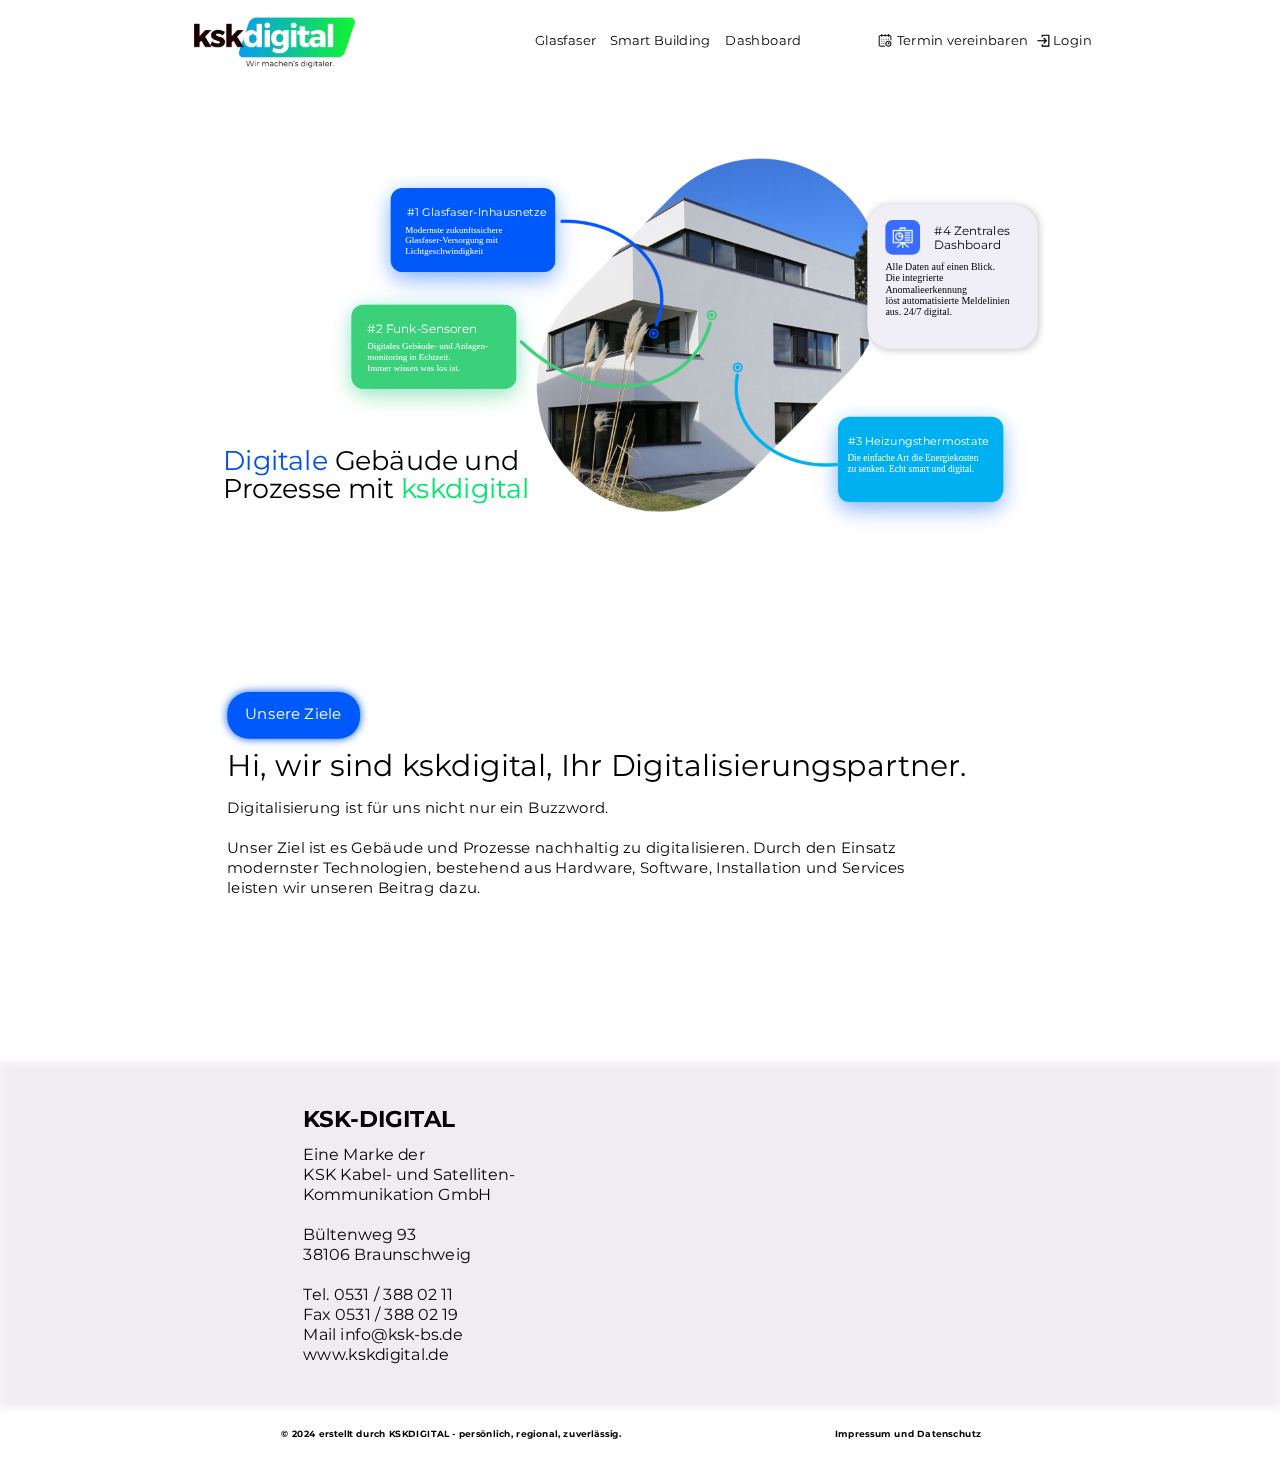
<file: index.html>
<!DOCTYPE html>
<head>
    <meta charset="utf-8"/>
    <meta http-equiv="X-UA-Compatible" content="IE=edge"/>
    <meta name="viewport" content="width=device-width, initial-scale=1.0">
    <title>KSK-DIGITAL</title>
    <link rel="stylesheet" type="text/css" id="applicationStylesheet" href="css/style.css"/>
    <script id="applicationScript" type="text/javascript" src="js/java.js"></script>
    <link rel="preconnect" href="https://fonts.googleapis.com">
    <link rel="preconnect" href="https://fonts.gstatic.com" crossorigin>
    <link href="https://fonts.googleapis.com/css2?family=Montserrat:ital,wght@0,100..900;1,100..900&display=swap" rel="stylesheet">
</head>
<body>
<div id="canvas">
	<svg class="Rectangle_88">
		<rect id="Rectangle_88" rx="0" ry="0" x="0" y="0" width="1920" height="516">
		</rect>
	</svg>
	<div id="Eine_Marke_der_KSK_Kabel-_und_">
		<span>Eine Marke der<br/>KSK Kabel- und Satelliten-<br/>Kommunikation GmbH<br/><br/>Bültenweg 93<br/>38106 Braunschweig<br/><br/>Tel.  0531 / 388 02 11 <br/>Fax  0531 / 388 02 19<br/>Mail info@ksk-bs.de<br/>www.kskdigital.de</span>
	</div>
	<div id="KSK-DIGITAL">
		<span>KSK-DIGITAL</span>
	</div>
	<div id="n_2024_erstellt_durch_KSKDIGIT">
		<span>© 2024 erstellt durch KSKDIGITAL - persönlich, regional, zuverlässig.</span>
	</div>
	<div id="Impressum_und_Datenschutz">
		<span>Impressum und Datenschutz</span>
	</div>
	<a href="index.html">
		<img id="ksknewlogo" src="ksknewlogo.png" srcset="ksknewlogo.png 1x" class="logo">
	</a>
		
	<a id="Glasfaser" href="glasfaser\html\html.html">
		<span>Glasfaser</span>
	</a>

	<a id="Smart_Building" href="file:///E:\kskweb_\18april\2\html\html.html">
		<span>Smart Building</span>
	</a>

	<div id="Dashboard">
		<span>Dashboard</span>
	</div>
	<div id="Termin_vereinbaren">
		<span>Termin vereinbaren</span>
	</div>
	<div id="Login">
		<span>Login</span>
	</div>
	<img id="login" src="login.png" srcset="login.png 1x">
		
	<img id="calendar" src="calendar.png" srcset="calendar.png 1x">
		
	<img id="Bild1" src="Bild1.png" srcset="Bild1.png 1x">
		
	<svg class="Rectangle_1">
		<rect id="Rectangle_1" rx="18" ry="18" x="0" y="0" width="248" height="126">
		</rect>
	</svg>
	<div id="n__Heizungsthermostate">
		<span>#3 Heizungsthermostate</span>
	</div>
	<div id="Die_einfache_Art_die_Energieko">
		<span>Die einfache Art die Energiekosten<br/>zu senken. Echt smart und digital.</span>
	</div>
	<svg class="Rectangle_2">
		<rect id="Rectangle_2" rx="35" ry="35" x="0" y="0" width="255" height="216">
		</rect>
	</svg>
	<div id="n__Zentrales_Dashboard">
		<span>#4 Zentrales<br/>Dashboard</span>
	</div>
	<div id="Alle_Daten_auf_einen_Blick_Die">
		<span>Alle Daten auf einen Blick.<br/>Die integrierte Anomalieerkennung<br/>löst automatisierte Meldelinien<br/>aus. 24/7 digital.</span>
	</div>
	<svg class="Rectangle_3">
		<rect id="Rectangle_3" rx="11" ry="11" x="0" y="0" width="52" height="52">
		</rect>
	</svg>
	<img id="slideshow_1" src="slideshow_1.png" srcset="slideshow_1.png 1x">
		
	<svg class="Rectangle_4">
		<rect id="Rectangle_4" rx="18" ry="18" x="0" y="0" width="247" height="126">
		</rect>
	</svg>
	<div id="n__Funk-Sensoren">
		<span>#2 Funk-Sensoren</span>
	</div>
	<div id="Digitales_Gebude-_und_Anlagen-">
		<span>Digitales Gebäude- und Anlagen-<br/>monitoring in Echtzeit.<br/>Immer wissen was los ist.</span>
	</div>
	<svg class="Rectangle_5">
		<rect id="Rectangle_5" rx="18" ry="18" x="0" y="0" width="246" height="126">
		</rect>
	</svg>
	<div id="n__Glasfaser-Inhausnetze">
		<span>#1 Glasfaser-Inhausnetze</span>
	</div>
	<div id="Modernste_zukunftssichere_Glas">
		<span>Modernste zukunftssichere<br/>Glasfaser-Versorgung mit<br/>Lichtgeschwindigkeit</span>
	</div>
	<div id="Digitale_Gebude_und_Prozesse_m">
		<span>Digitale </span><span style="color:rgba(0,0,0,1);">Gebäude und<br/>Prozesse mit </span><span style="color:rgba(0,230,108,1);">kskdigital</span>
	</div>
	<svg class="Rectangle_6">
		<rect id="Rectangle_6" rx="32" ry="32" x="0" y="0" width="199" height="70">
		</rect>
	</svg>
	<div id="Unsere_Ziele">
		<span>Unsere Ziele</span>
	</div>
	<div id="Hi_wir_sind_kskdigital_Ihr_Dig">
		<span>Hi, wir sind kskdigital, Ihr Digitalisierungspartner.</span>
	</div>
	<div id="Digitalisierung_ist_fr_uns_nic">
		<span>Digitalisierung ist für uns nicht nur ein Buzzword.<br/><br/>Unser Ziel ist es Gebäude und Prozesse nachhaltig zu digitalisieren. Durch den Einsatz<br/>modernster Technologien, bestehend aus Hardware, Software, Installation und Services<br/>leisten wir unseren Beitrag dazu.</span><br/>
	</div>
</div>
</body>
<html>
</file>
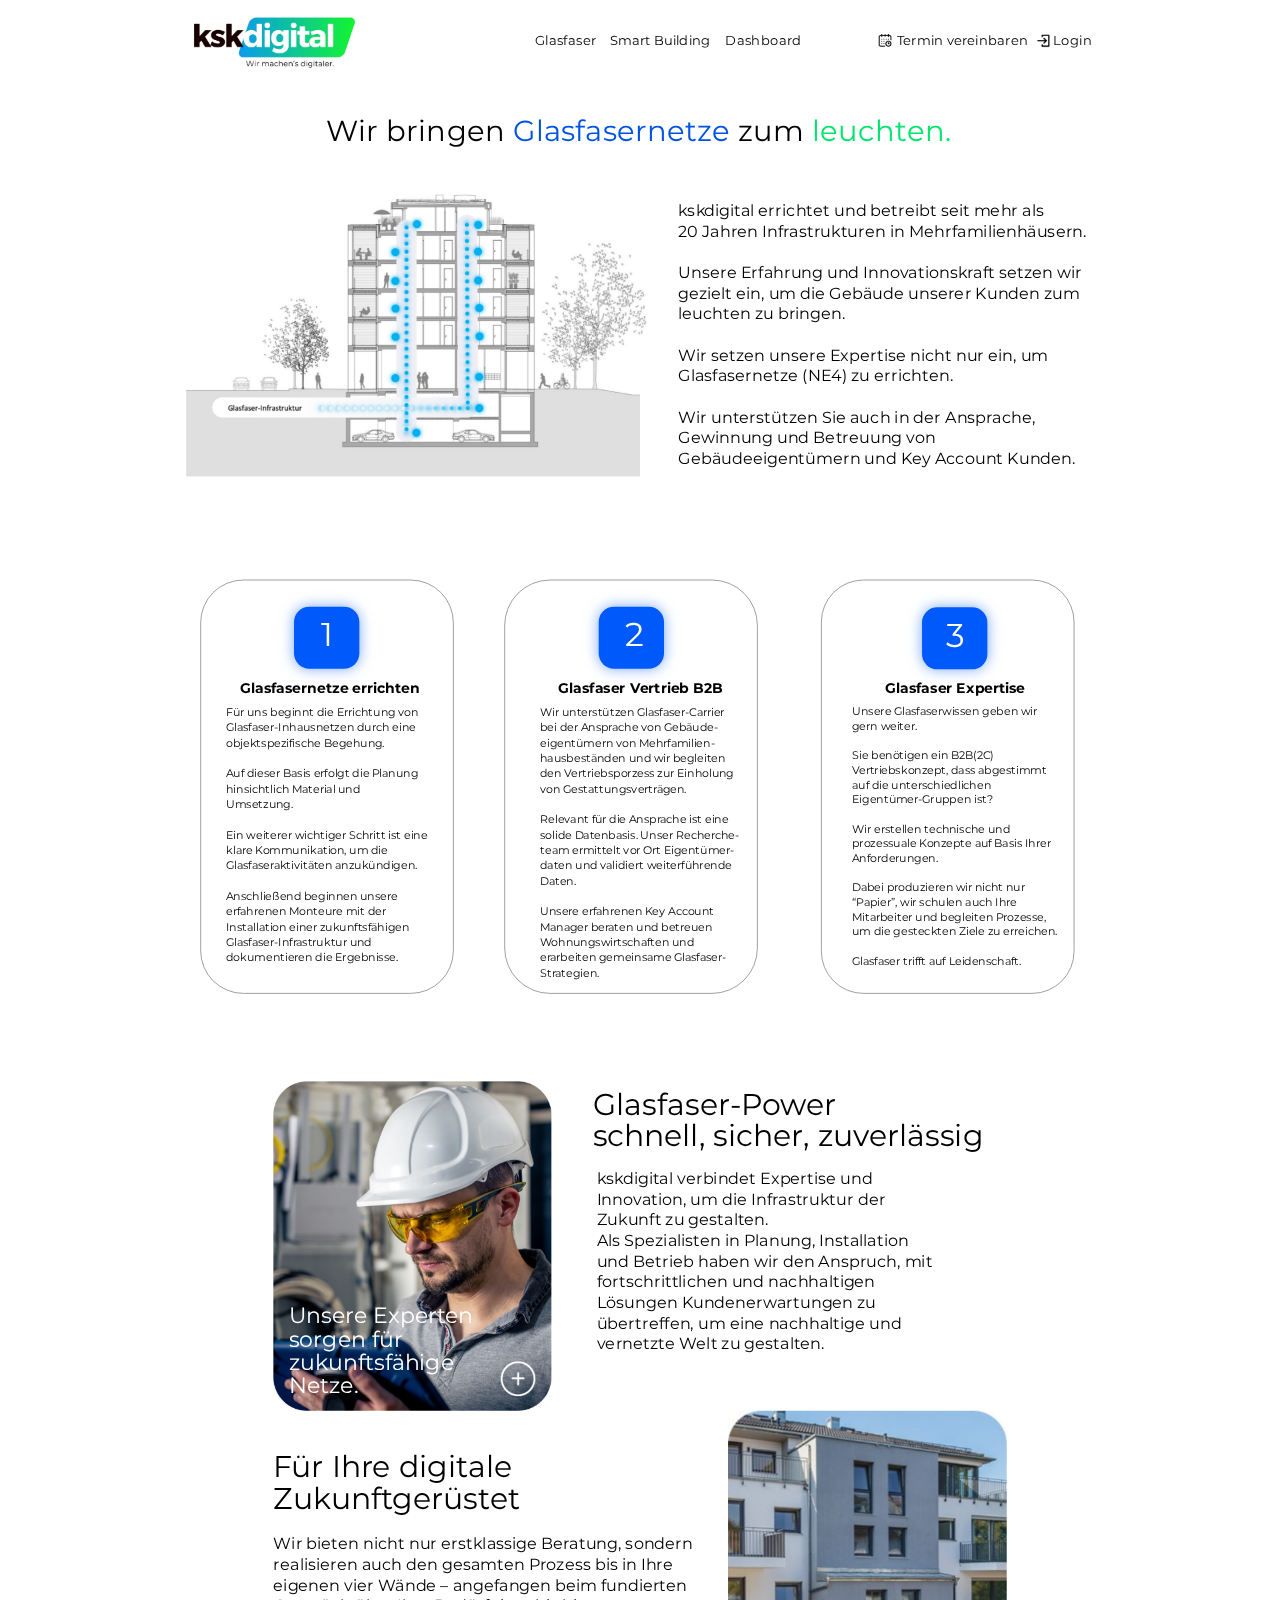
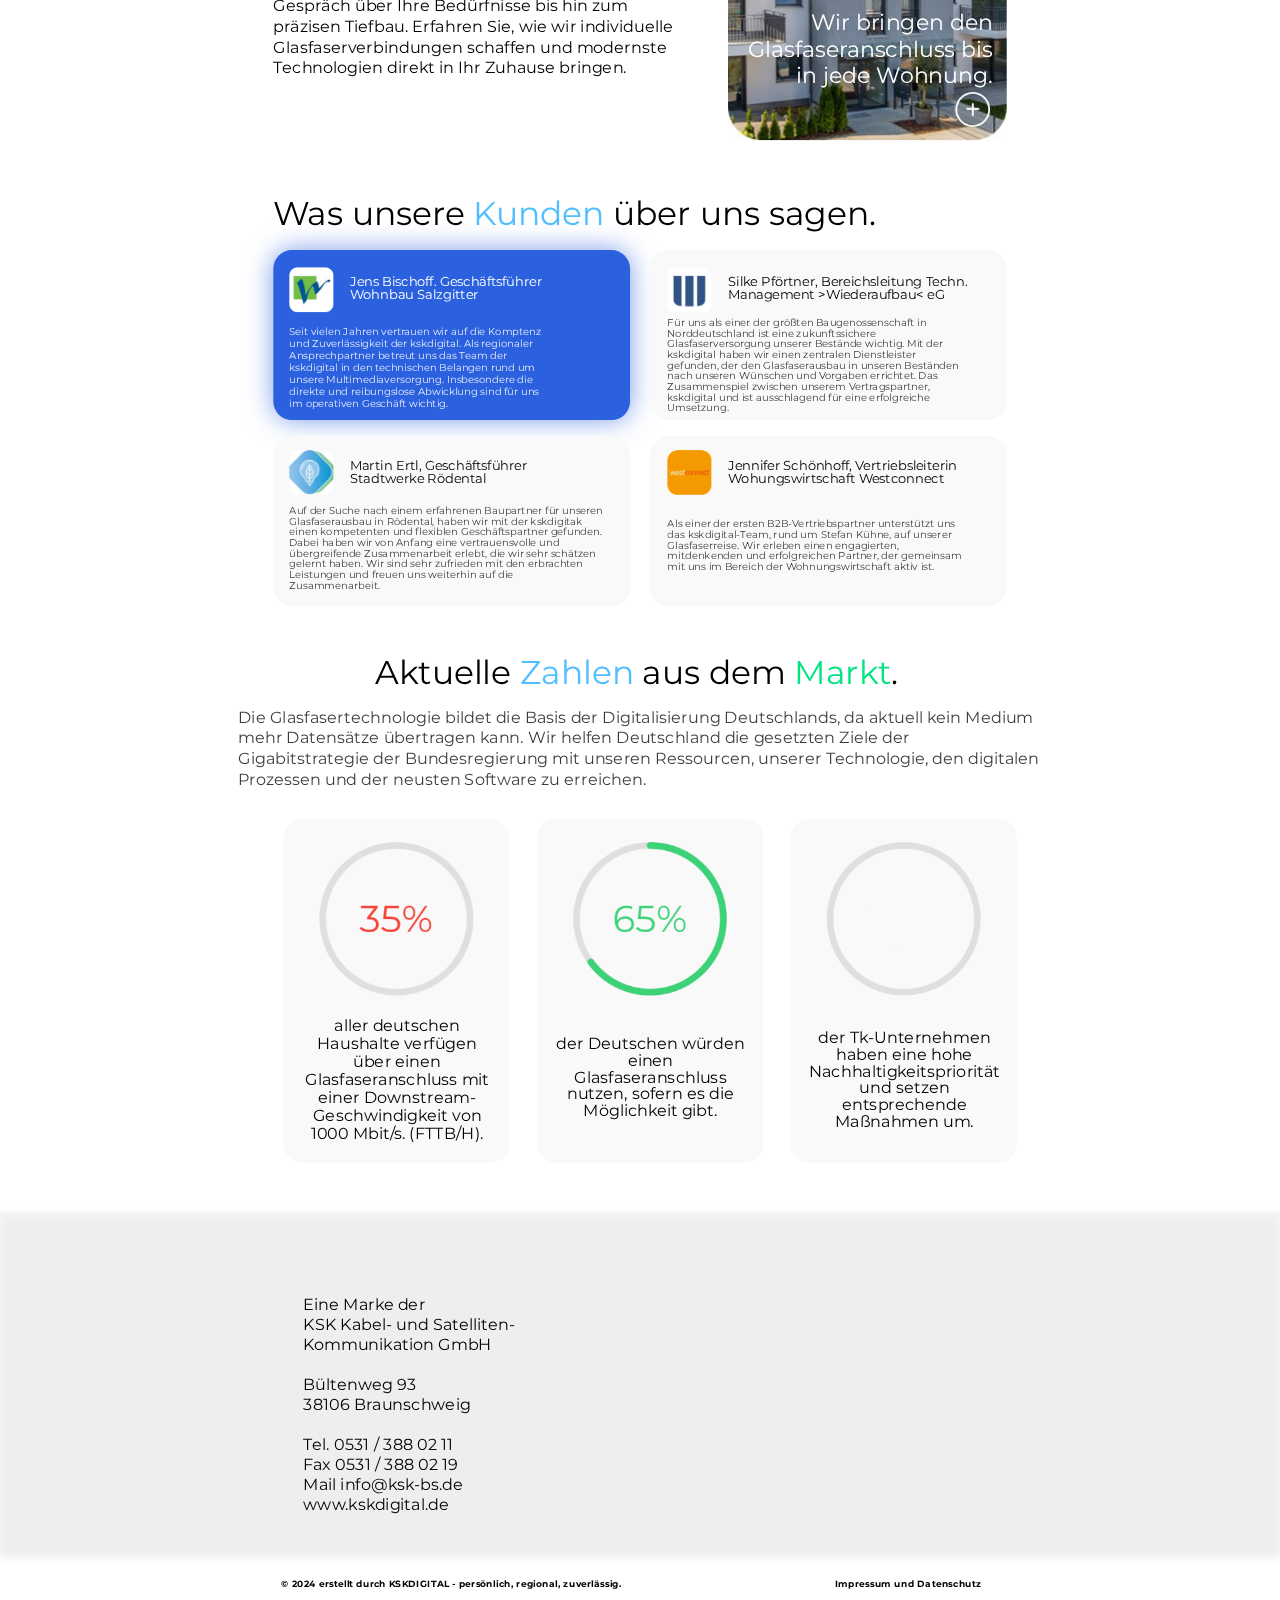
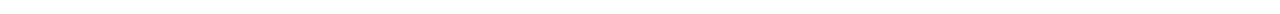
<file: glasfaser/html/html.html>
<!DOCTYPE html>
<html>
<head>
<meta charset="utf-8"/>
<meta http-equiv="X-UA-Compatible" content="IE=edge"/>
<meta name="viewport" content="width=device-width, initial-scale=1.0">
<title>KSK-DIGITAL</title>
<link rel="stylesheet" type="text/css" id="applicationStylesheet" href="../css/style.css"/>
<script id="applicationScript" type="text/javascript" src="../js/java.js"></script>
<link rel="preconnect" href="https://fonts.googleapis.com">
<link rel="preconnect" href="https://fonts.gstatic.com" crossorigin>
<link href="https://fonts.googleapis.com/css2?family=Montserrat:ital,wght@0,100..900;1,100..900&display=swap" rel="stylesheet">
</head>
<body>
<div id="canvas__1">
	<svg class="Rectangle_107">
		<rect id="Rectangle_107" rx="28" ry="28" x="0" y="0" width="339" height="516">
		</rect>
	</svg>
	<svg class="Rectangle_108">
		<rect id="Rectangle_108" rx="28" ry="28" x="0" y="0" width="339" height="516">
		</rect>
	</svg>
	<svg class="Rectangle_106">
		<rect id="Rectangle_106" rx="28" ry="28" x="0" y="0" width="339" height="516">
		</rect>
	</svg>
	<svg class="Rectangle_101">
		<rect id="Rectangle_101" rx="63" ry="63" x="0" y="0" width="379" height="620">
		</rect>
	</svg>
	<svg class="Rectangle_100">
		<rect id="Rectangle_100" rx="68" ry="68" x="0" y="0" width="379" height="620">
		</rect>
	</svg>
	<svg class="Rectangle_88">
		<rect id="Rectangle_88" rx="0" ry="0" x="0" y="0" width="1920" height="516">
		</rect>
	</svg>
	<div id="Eine_Marke_der_KSK_Kabel-_und_">
		<span>Eine Marke der<br/>KSK Kabel- und Satelliten-<br/>Kommunikation GmbH<br/><br/>Bültenweg 93<br/>38106 Braunschweig<br/><br/>Tel.  0531 / 388 02 11 <br/>Fax  0531 / 388 02 19<br/>Mail info@ksk-bs.de<br/>www.kskdigital.de</span>
	</div>
	<div id="KSK-DIGITAL">
		<span>KSK-DIGITAL</span>
	</div>
	<a href="file:///E:/kskweb_/18april/1/html/html.html">
		<img id="ksknewlogo" src="../ksknewlogo.png" srcset="../ksknewlogo.png 1x" class="logo">
	</a>
		
	<div id="Glasfaser">
		<span>Glasfaser</span>
	</div>
	<div id="Smart_Building">
		<span>Smart Building</span>
	</div>
	<div id="Dashboard">
		<span>Dashboard</span>
	</div>
	<div id="Termin_vereinbaren">
		<span>Termin vereinbaren</span>
	</div>
	<div id="Login">
		<span>Login</span>
	</div>
	<img id="login" src="../login.png" srcset="../login.png 1x">
		
	<img id="calendar" src="../calendar.png" srcset="../calendar.png 1x">
		
	<img id="building" src="../building.png" srcset="../building.png 1x">
		
	<svg class="Rectangle_93">
		<rect id="Rectangle_93" rx="0" ry="0" x="0" y="0" width="228" height="155">
		</rect>
	</svg>
	<div id="kskdigital_errichtet_und_betre">
		<span>kskdigital errichtet und betreibt seit mehr als<br/>20 Jahren Infrastrukturen in Mehrfamilienhäusern.<br/><br/>Unsere Erfahrung und Innovationskraft setzen wir <br/>gezielt ein, um die Gebäude unserer Kunden zum <br/>leuchten zu bringen. <br/><br/>Wir setzen unsere Expertise nicht nur ein, um <br/>Glasfasernetze (NE4) zu errichten. <br/><br/>Wir unterstützen Sie auch in der Ansprache, <br/>Gewinnung und Betreuung von <br/>Gebäudeeigentümern und Key Account Kunden.</span><br/>
	</div>
	<div id="Wir_bringen_Glasfasernetze_zum">
		<span>Wir bringen </span><span style="color:rgba(0,83,226,1);">Glasfasernetze </span><span>zum </span><span style="color:rgba(0,230,108,1);">leuchten.</span>
	</div>
	<svg class="Rectangle_96">
		<rect id="Rectangle_96" rx="64" ry="64" x="0" y="0" width="379" height="620">
		</rect>
	</svg>
	<svg class="Rectangle_97">
		<rect id="Rectangle_97" rx="23" ry="23" x="0" y="0" width="98" height="93">
		</rect>
	</svg>
	<div id="n_">
		<span>1</span>
	</div>
	<svg class="Rectangle_98">
		<rect id="Rectangle_98" rx="23" ry="23" x="0" y="0" width="98" height="93">
		</rect>
	</svg>
	<div id="n__">
		<span>2</span>
	</div>
	<svg class="Rectangle_99">
		<rect id="Rectangle_99" rx="23" ry="23" x="0" y="0" width="98" height="93">
		</rect>
	</svg>
	<div id="n__bb">
		<span>3</span>
	</div>
	<div id="Fr_uns_beginnt_die_Errichtung_">
		<span>Für uns beginnt die Errichtung von<br/>Glasfaser-Inhausnetzen durch eine <br/>objektspezifische Begehung.<br/><br/>Auf dieser Basis erfolgt die Planung<br/>hinsichtlich Material und<br/>Umsetzung. <br/><br/>Ein weiterer wichtiger Schritt ist eine<br/>klare Kommunikation, um die<br/>Glasfaseraktivitäten anzukündigen. <br/><br/>Anschließend beginnen unsere <br/>erfahrenen Monteure mit der <br/>Installation einer zukunftsfähigen<br/>Glasfaser-Infrastruktur und <br/>dokumentieren die Ergebnisse.</span><br/>
	</div>
	<div id="Glasfasernetze_errichten">
		<span>Glasfasernetze errichten</span>
	</div>
	<div id="Glasfaser_Vertrieb_B2B">
		<span>Glasfaser Vertrieb B2B</span>
	</div>
	<div id="Wir_untersttzen_Glasfaser-Carr">
		<span>Wir unterstützen Glasfaser-Carrier<br/>bei der Ansprache von Gebäude-<br/>eigentümern von Mehrfamilien-<br/>hausbeständen und wir begleiten<br/> den Vertriebsporzess zur Einholung<br/>von Gestattungsverträgen. <br/><br/>Relevant für die Ansprache ist eine<br/>solide Datenbasis. Unser Recherche-<br/>team ermittelt vor Ort Eigentümer-<br/>daten und validiert weiterführende<br/>Daten.<br/><br/>Unsere erfahrenen Key Account<br/>Manager beraten und betreuen<br/>Wohnungswirtschaften und<br/>erarbeiten gemeinsame Glasfaser-<br/>Strategien.</span><br/>
	</div>
	<div id="Glasfaser_Expertise">
		<span>Glasfaser Expertise</span>
	</div>
	<div id="Unsere_Glasfaserwissen_geben_w">
		<span>Unsere Glasfaserwissen geben wir<br/>gern weiter.<br/><br/>Sie benötigen ein B2B(2C)<br/>Vertriebskonzept, dass abgestimmt<br/>auf die unterschiedlichen<br/>Eigentümer-Gruppen ist? <br/><br/>Wir erstellen technische und<br/>prozessuale Konzepte auf Basis Ihrer<br/>Anforderungen.<br/><br/>Dabei produzieren wir nicht nur<br/>“Papier”, wir schulen auch Ihre<br/>Mitarbeiter und begleiten Prozesse,<br/>um die gesteckten Ziele zu erreichen.<br/><br/>Glasfaser trifft auf Leidenschaft.</span><br/>
	</div>
	<img id="Bild1" src="../Bild1.png" srcset="../Bild1.png 1x">
		
	<div id="Glasfaser-Power_schnell_sicher">
		<span>Glasfaser-Power<br/>schnell, sicher, zuverlässig</span>
	</div>
	<div id="kskdigital_verbindet_Expertise">
		<span>kskdigital verbindet Expertise und <br/>Innovation, um die Infrastruktur der <br/>Zukunft zu gestalten.<br/>Als Spezialisten in Planung, Installation <br/>und Betrieb haben wir den Anspruch, mit <br/>fortschrittlichen und nachhaltigen <br/>Lösungen Kundenerwartungen zu <br/>übertreffen, um eine nachhaltige und <br/>vernetzte Welt zu gestalten.</span><br/>
	</div>
	<img id="Bild2" src="../Bild2.png" srcset="../Bild2.png 1x">
		
	<div id="Fr_Ihre_digitale_Zukunft_gerst">
		<span>Für Ihre digitale <br/>Zukunftgerüstet</span>
	</div>
	<div id="Wir_bieten_nicht_nur_erstklass">
		<span>Wir bieten nicht nur erstklassige Beratung, sondern <br/>realisieren auch den gesamten Prozess bis in Ihre <br/>eigenen vier Wände – angefangen beim fundierten <br/>Gespräch über Ihre Bedürfnisse bis hin zum <br/>präzisen Tiefbau. Erfahren Sie, wie wir individuelle <br/>Glasfaserverbindungen schaffen und modernste <br/>Technologien direkt in Ihr Zuhause bringen.</span><br/>
	</div>
	<div id="Unsere_Experten_sorgen_fr_zuku">
		<span>Unsere Experten <br/>sorgen für<br/>zukunftsfähige<br/>Netze.</span>
	</div>
	<img id="Bild3" src="../Bild3.png" srcset="../Bild3.png 1x">
		
	<img id="Bild3_bq" src="../Bild3_bq.png" srcset="../Bild3_bq.png 1x">
		
	<div id="Wir_bringen_den_Glasfaseransch">
		<span>Wir bringen den<br/>Glasfaseranschluss bis<br/>in jede Wohnung.</span><br/>
	</div>
	<div id="Was_unsere_Kunden_ber_uns_sage">
		<span>Was unsere </span><span style="color:rgba(81,191,255,1);">Kunden </span><span>über uns sagen.</span>
	</div>
	<svg class="Rectangle_61">
		<rect id="Rectangle_61" rx="28" ry="28" x="0" y="0" width="535" height="255">
		</rect>
	</svg>
	<svg class="Rectangle_102">
		<rect id="Rectangle_102" rx="28" ry="28" x="0" y="0" width="535" height="255">
		</rect>
	</svg>
	<svg class="Rectangle_103">
		<rect id="Rectangle_103" rx="28" ry="28" x="0" y="0" width="535" height="255">
		</rect>
	</svg>
	<svg class="Rectangle_104">
		<rect id="Rectangle_104" rx="28" ry="28" x="0" y="0" width="535" height="255">
		</rect>
	</svg>
	<img id="Image_3" src="../Image_3.png" srcset="../Image_3.png 1x">
		
	<div id="Jens_Bischoff_Geschftsfhrer_Wo">
		<span>Jens Bischoff. Geschäftsführer<br/>Wohnbau Salzgitter</span>
	</div>
	<div id="Seit_vielen_Jahren_vertrauen_w">
		<span>Seit vielen Jahren vertrauen wir auf die Komptenz <br/>und Zuverlässigkeit der kskdigital. Als regionaler <br/>Ansprechpartner betreut uns das Team der <br/>kskdigital in den technischen Belangen rund um <br/>unsere Multimediaversorgung. Insbesondere die <br/>direkte und reibungslose Abwicklung sind für uns <br/>im operativen Geschäft wichtig.</span><br/>
	</div>
	<img id="Image_4" src="../Image_4.png" srcset="../Image_4.png 1x">
		
	<div id="Silke_Pfrtner_Bereichsleitung_">
		<span>Silke Pförtner, Bereichsleitung Techn.<br/>Management  >Wiederaufbau< eG</span><br/>
	</div>
	<div id="Fr_uns_als_einer_der_grten_Bau">
		<span>Für uns als einer der größten Baugenossenschaft in <br/>Norddeutschland ist eine zukunftssichere <br/>Glasfaserversorgung unserer Bestände wichtig. Mit der <br/>kskdigital haben wir einen zentralen Dienstleister <br/>gefunden, der den Glasfaserausbau in unseren Beständen <br/>nach unseren Wünschen und Vorgaben errichtet. Das <br/>Zusammenspiel zwischen unserem Vertragspartner, <br/>kskdigital und ist ausschlagend für eine erfolgreiche <br/>Umsetzung.</span><br/>
	</div>
	<img id="Image_5" src="../Image_5.png" srcset="../Image_5.png 1x">
		
	<div id="Martin_Ertl_Geschftsfhrer_Stad">
		<span>Martin Ertl, Geschäftsführer<br/>Stadtwerke Rödental</span><br/>
	</div>
	<div id="Auf_der_Suche_nach_einem_erfah">
		<span>Auf der Suche nach einem erfahrenen Baupartner für unseren Glasfaserausbau in Rödental, haben wir mit der kskdigitak einen kompetenten und flexiblen Geschäftspartner gefunden. Dabei haben wir von Anfang eine vertrauensvolle und übergreifende Zusammenarbeit erlebt, die wir sehr schätzen gelernt haben. Wir sind sehr zufrieden mit den erbrachten Leistungen und freuen uns weiterhin auf die Zusammenarbeit.</span><br/>
	</div>
	<img id="Image_6" src="../Image_6.png" srcset="../Image_6.png 1x">
		
	<div id="Jennifer_Schnhoff_Vertriebslei">
		<span>Jennifer Schönhoff, Vertriebsleiterin<br/>Wohungswirtschaft Westconnect </span><br/>
	</div>
	<div id="Als_einer_der_ersten_B2B-Vertr">
		<span>Als einer der ersten B2B-Vertriebspartner unterstützt uns das kskdigital-Team, rund um Stefan Kühne, auf unserer Glasfaserreise. Wir erleben einen engagierten, mitdenkenden und erfolgreichen Partner, der gemeinsam mit uns im Bereich der Wohnungswirtschaft aktiv ist. </span><br/>
	</div>
	<div id="Aktuelle_Zahlen_aus_dem_Markt">
		<span>Aktuelle </span><span style="color:rgba(81,191,255,1);">Zahlen </span><span>aus dem </span><span style="color:rgba(0,228,129,1);">Markt</span><span>.</span>
	</div>
	<div id="Die_Glasfasertechnologie_bilde">
		<span>Die Glasfasertechnologie bildet die Basis der Digitalisierung Deutschlands, da aktuell kein Medium mehr Datensätze übertragen kann. Wir helfen Deutschland die gesetzten Ziele der Gigabitstrategie der Bundesregierung mit unseren Ressourcen, unserer Technologie, den digitalen Prozessen und der neusten Software zu erreichen.</span><br/>
	</div>
	<img id="Bild7" src="../Bild7.png" srcset="../Bild7.png 1x">
		
	<img id="Bild4" src="../Bild4.png" srcset="../Bild4.png 1x">
		
	<img id="Bild5" src="../Bild5.png" srcset="../Bild5.png 1x">
		
	<img id="Bild4_ce" src="../Bild4_ce.png" srcset="../Bild4_ce.png 1x">
		
	<svg class="Ellipse_5">
		<ellipse id="Ellipse_5" rx="71.5" ry="37.5" cx="71.5" cy="37.5">
		</ellipse>
	</svg>
	<div id="aller_deutschen_Haushalte_verf">
		<span>aller deutschen Haushalte verfügen über einen Glasfaseranschluss mit einer Downstream-Geschwindigkeit von 1000 Mbit/s. (FTTB/H).</span><br/>
	</div>
	<div id="der_Deutschen_wrden_einen_Glas">
		<span>der Deutschen würden einen Glasfaseranschluss nutzen, sofern es die Möglichkeit gibt.<br/></span><br/>
	</div>
	<div id="der_Tk-Unternehmen_haben_eine_">
		<span>der Tk-Unternehmen haben eine hohe Nachhaltigkeitspriorität und setzen entsprechende Maßnahmen um.<br/><br/></span><br/>
	</div>
	<div id="n_2024_erstellt_durch_KSKDIGIT">
		<span>© 2024 erstellt durch KSKDIGITAL - persönlich, regional, zuverlässig.</span>
	</div>
	<div id="Impressum_und_Datenschutz">
		<span>Impressum und Datenschutz</span>
	</div>
</div>
</body>
</html>
</file>
<file: css/style.css>
.mediaViewInfo {
	--web-view-name: canvas;
	--web-view-id: canvas;
	--web-scale-to-fit: true;
	--web-scale-to-fit-type: width;
	--web-enable-scale-up: true;
	--web-scale-on-resize: true;
	--web-enable-deep-linking: true;
}
:root {
	--web-view-ids: canvas;
}
* {
	margin: 0;
	padding: 0;
	box-sizing: border-box;
	border: none;
}
#canvas {
	position: absolute;
	width: 1920px;
	height: 2198px;
	background-color: rgba(255,255,255,1);
	overflow: hidden;
	--web-view-name: canvas;
	--web-view-id: canvas;
	--web-scale-to-fit: true;
	--web-scale-to-fit-type: width;
	--web-enable-scale-up: true;
	--web-scale-on-resize: true;
	--web-enable-deep-linking: true;
	-webkit-user-select: none;
	-moz-user-select: none;
	-ms-user-select: none;
	user-select: none;
	-webkit-user-drag: none;
	-khtml-user-drag: none;
	-moz-user-drag: none;
}
body {
	overflow-x: hidden;
}
html {
    scroll-behavior: smooth;
}
::-webkit-scrollbar {
	width: 10px;
	background-color: rgba(245, 245, 245, 0.815);
}
	
::-webkit-scrollbar-thumb {
	background-color: #c5c5c5;
		border-radius: 10px;
}
	
::-webkit-scrollbar-track {
	background-color: #e7e7e7;
}
#Rectangle_88 {
	opacity: 0.43;
	fill: rgba(240,236,244,1);
}
.Rectangle_88 {
	filter: drop-shadow(0px 3px 6px rgba(0, 0, 0, 0.161));
	position: absolute;
	overflow: visible;
	width: 1938px;
	height: 534px;
	left: 0px;
	top: 1592px;
}
#Eine_Marke_der_KSK_Kabel-_und_ {
	left: 455px;
	top: 1720px;
	position: absolute;
	overflow: visible;
	width: 324px;
	white-space: nowrap;
	line-height: 30px;
	margin-top: -3px;
	text-align: left;
	font-family: Montserrat;
	font-style: normal;
	font-weight: normal;
	font-size: 24px;
	color: rgba(0,0,0,1);
	letter-spacing: 0.14px;
}
#KSK-DIGITAL {
	left: 455px;
	top: 1662px;
	position: absolute;
	overflow: visible;
	width: 229px;
	white-space: nowrap;
	line-height: 43px;
	margin-top: -4.5px;
	text-align: left;
	font-family: Montserrat;
	font-style: normal;
	font-weight: bold;
	font-size: 34px;
	color: rgba(0,0,0,1);
	letter-spacing: 0.14px;
}
#n_2024_erstellt_durch_KSKDIGIT {
	left: 422px;
	top: 2144px;
	position: absolute;
	overflow: visible;
	width: 502px;
	white-space: nowrap;
	line-height: 18px;
	margin-top: -2px;
	text-align: left;
	font-family: Montserrat;
	font-style: normal;
	font-weight: bold;
	font-size: 14px;
	color: rgba(0,0,0,1);
	letter-spacing: 0.14px;
}
#Impressum_und_Datenschutz {
	left: 1252px;
	top: 2144px;
	position: absolute;
	overflow: visible;
	width: 216px;
	white-space: nowrap;
	line-height: 18px;
	margin-top: -2px;
	text-align: left;
	font-family: Montserrat;
	font-style: normal;
	font-weight: bold;
	font-size: 14px;
	color: rgba(0,0,0,1);
	letter-spacing: 0.14px;
}
#ksknewlogo {
	position: absolute;
	width: 257px;
	height: 121px;
	left: 281px;
	top: 0px;
	overflow: visible;
	transition: transform 0.3s ease;
}
#Glasfaser {
	left: 803px;
	top: 49px;
	position: absolute;
	overflow: visible;
	width: 91px;
	text-decoration: none;
	white-space: nowrap;
	text-align: center;
	font-family: Montserrat;
	font-style: normal;
	font-weight: normal;
	font-size: 20px;
	color: rgba(0,0,0,1);
}
#Smart_Building {
	left: 914px;
	top: 49px;
	position: absolute;
	overflow: visible;
	width: 153px;
	text-decoration: none;
	white-space: nowrap;
	text-align: center;
	font-family: Montserrat;
	font-style: normal;
	font-weight: normal;
	font-size: 20px;
	color: rgba(0,0,0,1);
}
#Dashboard {
	left: 1088px;
	top: 49px;
	position: absolute;
	overflow: visible;
	width: 111px;
	white-space: nowrap;
	text-align: center;
	font-family: Montserrat;
	font-style: normal;
	font-weight: normal;
	font-size: 20px;
	color: rgba(0,0,0,1);
}
#Termin_vereinbaren {
	left: 1345px;
	top: 49px;
	position: absolute;
	overflow: visible;
	width: 197px;
	white-space: nowrap;
	text-align: center;
	font-family: Montserrat;
	font-style: normal;
	font-weight: normal;
	font-size: 20px;
	color: rgba(0,0,0,1);
}
#Login {
	left: 1580px;
	top: 49px;
	position: absolute;
	overflow: visible;
	width: 57px;
	white-space: nowrap;
	text-align: center;
	font-family: Montserrat;
	font-style: normal;
	font-weight: normal;
	font-size: 20px;
	color: rgba(0,0,0,1);
}
#login {
	position: absolute;
	width: 20px;
	height: 20px;
	left: 1555px;
	top: 51px;
	overflow: visible;
}
#calendar {
	position: absolute;
	width: 19px;
	height: 19px;
	left: 1318px;
	top: 51px;
	overflow: visible;
}
#Bild1 {
	position: absolute;
	width: 1097px;
	height: 578px;
	left: 478px;
	top: 238px;
	overflow: visible;
}
#Rectangle_1 {
	fill: rgba(0,176,240,1);
}
.Rectangle_1 {
	filter: drop-shadow(0px 0px 12px rgba(0, 176, 240, 0.161));
	position: absolute;
	overflow: visible;
	width: 284px;
	height: 162px;
	left: 1257px;
	top: 625px;
}
#n__Heizungsthermostate {
	left: 1271px;
	top: 651px;
	position: absolute;
	overflow: visible;
	width: 213px;
	white-space: nowrap;
	text-align: center;
	font-family: Montserrat;
	font-style: normal;
	font-weight: normal;
	font-size: 17px;
	color: rgba(255,255,255,1);
}
#Die_einfache_Art_die_Energieko {
	left: 1271px;
	top: 680px;
	position: absolute;
	overflow: visible;
	width: 214px;
	white-space: nowrap;
	text-align: left;
	font-family: Segoe UI;
	font-style: normal;
	font-weight: normal;
	font-size: 14px;
	color: rgba(255,255,255,1);
}
#Rectangle_2 {
	fill: rgba(239,239,245,1);
}
.Rectangle_2 {
	filter: drop-shadow(0px 0px 6px rgba(0, 0, 0, 0.161));
	position: absolute;
	overflow: visible;
	width: 273px;
	height: 234px;
	left: 1301px;
	top: 307px;
}
#n__Zentrales_Dashboard {
	left: 1401px;
	top: 335px;
	position: absolute;
	overflow: visible;
	width: 114px;
	white-space: nowrap;
	text-align: left;
	font-family: Montserrat;
	font-style: normal;
	font-weight: normal;
	font-size: 18px;
	color: rgba(0,0,0,1);
}
#Alle_Daten_auf_einen_Blick_Die {
	left: 1328px;
	top: 392px;
	position: absolute;
	overflow: visible;
	width: 202px;
	height: 174px;
	text-align: left;
	font-family: Segoe UI;
	font-style: normal;
	font-weight: normal;
	font-size: 15px;
	color: rgba(0,0,0,1);
}
#Rectangle_3 {
	fill: rgba(57,109,255,1);
}
.Rectangle_3 {
	position: absolute;
	overflow: visible;
	width: 52px;
	height: 52px;
	left: 1328px;
	top: 330px;
}
#slideshow_1 {
	position: absolute;
	width: 30px;
	height: 31px;
	left: 1339px;
	top: 341px;
	overflow: visible;
}
#Rectangle_4 {
	fill: rgba(59,209,122,1);
}
.Rectangle_4 {
	filter: drop-shadow(0px 0px 12px rgba(0, 176, 240, 0.161));
	position: absolute;
	overflow: visible;
	width: 283px;
	height: 162px;
	left: 527px;
	top: 457px;
}
#n__Funk-Sensoren {
	left: 551px;
	top: 483px;
	position: absolute;
	overflow: visible;
	width: 165px;
	white-space: nowrap;
	text-align: center;
	font-family: Montserrat;
	font-style: normal;
	font-weight: normal;
	font-size: 18px;
	color: rgba(255,255,255,1);
}
#Digitales_Gebude-_und_Anlagen- {
	left: 551px;
	top: 512px;
	position: absolute;
	overflow: visible;
	width: 200px;
	white-space: nowrap;
	text-align: left;
	font-family: Segoe UI;
	font-style: normal;
	font-weight: normal;
	font-size: 13.5px;
	color: rgba(255,255,255,1);
}
#Rectangle_5 {
	fill: rgba(0,89,251,1);
}
.Rectangle_5 {
	filter: drop-shadow(0px 0px 12px rgba(0, 176, 240, 0.161));
	position: absolute;
	overflow: visible;
	width: 282px;
	height: 162px;
	left: 586px;
	top: 282px;
}
#n__Glasfaser-Inhausnetze {
	left: 609px;
	top: 308px;
	position: absolute;
	overflow: visible;
	width: 213px;
	white-space: nowrap;
	text-align: center;
	font-family: Montserrat;
	font-style: normal;
	font-weight: normal;
	font-size: 17px;
	color: rgba(255,255,255,1);
}
#Modernste_zukunftssichere_Glas {
	left: 608px;
	top: 337px;
	position: absolute;
	overflow: visible;
	width: 161px;
	white-space: nowrap;
	text-align: left;
	font-family: Segoe UI;
	font-style: normal;
	font-weight: normal;
	font-size: 13.5px;
	color: rgba(255,255,255,1);
}
#Digitale_Gebude_und_Prozesse_m {
	left: 335px;
	top: 671px;
	position: absolute;
	overflow: visible;
	width: 469px;
	white-space: nowrap;
	line-height: 42px;
	margin-top: -1px;
	text-align: left;
	font-family: Montserrat;
	font-style: normal;
	font-weight: normal;
	font-size: 40px;
	color: rgba(0,83,226,1);
	letter-spacing: 0.1px;
}
#Rectangle_6 {
	fill: rgba(0,89,251,1);
}
.Rectangle_6 {
	filter: drop-shadow(0px 0px 6px rgba(0, 89, 251, 1));
	position: absolute;
	overflow: visible;
	width: 217px;
	height: 88px;
	left: 341px;
	top: 1038px;
}
#Unsere_Ziele {
	left: 368px;
	top: 1059px;
	position: absolute;
	overflow: visible;
	width: 146px;
	white-space: nowrap;
	line-height: 25px;
	margin-top: -1px;
	text-align: left;
	font-family: Montserrat;
	font-style: normal;
	font-weight: normal;
	font-size: 23px;
	color: rgba(255,255,255,1);
	letter-spacing: 0.1px;
}
#Hi_wir_sind_kskdigital_Ihr_Dig {
	left: 341px;
	top: 1125px;
	position: absolute;
	overflow: visible;
	width: 1128px;
	white-space: nowrap;
	line-height: 47px;
	margin-top: -1px;
	text-align: left;
	font-family: Montserrat;
	font-style: normal;
	font-weight: normal;
	font-size: 45px;
	color: rgba(0,0,0,1);
	letter-spacing: 0.1px;
}
#Digitalisierung_ist_fr_uns_nic {
	left: 341px;
	top: 1200px;
	position: absolute;
	overflow: visible;
	width: 1024px;
	white-space: nowrap;
	line-height: 30px;
	margin-top: -3.5px;
	text-align: left;
	font-family: Montserrat;
	font-style: normal;
	font-weight: normal;
	font-size: 23px;
	color: rgba(0,0,0,1);
	letter-spacing: 0.1px;
}
.logo {
    width: 200px;
    height: auto;
    transition: transform 0.3s ease-in-out;
}

.logo:hover {
    transform: scale(1.1);
}
</file>
<file: glasfaser/css/style.css>
.mediaViewInfo {
	--web-view-name: canvas – 1;
	--web-view-id: canvas__1;
	--web-scale-to-fit: true;
	--web-scale-to-fit-type: width;
	--web-enable-scale-up: true;
	--web-scale-on-resize: true;
	--web-enable-deep-linking: true;
}
:root {
	--web-view-ids: canvas__1;
}
* {
	margin: 0;
	padding: 0;
	box-sizing: border-box;
	border: none;
}
#canvas__1 {
	position: absolute;
	width: 1920px;
	height: 4820px;
	background-color: rgba(255,255,255,1);
	overflow: hidden;
	--web-view-name: canvas – 1;
	--web-view-id: canvas__1;
	--web-scale-to-fit: true;
	--web-scale-to-fit-type: width;
	--web-enable-scale-up: true;
	--web-scale-on-resize: true;
	--web-enable-deep-linking: true;
}
#Rectangle_107 {
	fill: rgba(249,249,249,1);
}
.Rectangle_107 {
	position: absolute;
	overflow: visible;
	width: 339px;
	height: 516px;
	left: 425px;
	top: 3628px;
}
#Rectangle_108 {
	fill: rgba(249,249,249,1);
}
.Rectangle_108 {
	position: absolute;
	overflow: visible;
	width: 339px;
	height: 516px;
	left: 1186px;
	top: 3628px;
}
#Rectangle_106 {
	fill: rgba(249,249,249,1);
}
.Rectangle_106 {
	position: absolute;
	overflow: visible;
	width: 339px;
	height: 516px;
	left: 806px;
	top: 3628px;
}
#Rectangle_101 {
	fill: rgba(255,255,255,1);
	stroke: rgba(112,112,112,1);
	stroke-width: 1px;
	stroke-linejoin: miter;
	stroke-linecap: butt;
	stroke-miterlimit: 4;
	shape-rendering: auto;
}
.Rectangle_101 {
	position: absolute;
	overflow: visible;
	width: 379px;
	height: 620px;
	left: 1232px;
	top: 870px;
}
#Rectangle_100 {
	fill: rgba(255,255,255,1);
	stroke: rgba(112,112,112,1);
	stroke-width: 1px;
	stroke-linejoin: miter;
	stroke-linecap: butt;
	stroke-miterlimit: 4;
	shape-rendering: auto;
}
.Rectangle_100 {
	position: absolute;
	overflow: visible;
	width: 379px;
	height: 620px;
	left: 757px;
	top: 870px;
}
#Rectangle_88 {
	opacity: 0.43;
	fill: rgba(240,236,244,1);
}
.Rectangle_88 {
	filter: drop-shadow(0px 3px 6px rgba(0, 0, 0, 0.161));
	position: absolute;
	overflow: visible;
	width: 1938px;
	height: 534px;
	left: 0px;
	top: 4217px;
}
#Eine_Marke_der_KSK_Kabel-_und_ {
	left: 455px;
	top: 4345px;
	position: absolute;
	overflow: visible;
	width: 324px;
	white-space: nowrap;
	line-height: 30px;
	margin-top: -3px;
	text-align: left;
	font-family: Montserrat;
	font-style: normal;
	font-weight: normal;
	font-size: 24px;
	color: rgba(0,0,0,1);
	letter-spacing: 0.14px;
}
#KSK-DIGITAL {
	left: 455px;
	top: 2983px;
	position: absolute;
	overflow: visible;
	width: 229px;
	white-space: nowrap;
	line-height: 43px;
	margin-top: -4.5px;
	text-align: left;
	font-family: Montserrat;
	font-style: normal;
	font-weight: bold;
	font-size: 34px;
	color: rgba(0,0,0,1);
	letter-spacing: 0.14px;
}
#ksknewlogo {
	position: absolute;
	width: 257px;
	height: 121px;
	left: 281px;
	top: 0px;
	overflow: visible;
	transition: transform 0.3s ease;
}
#Glasfaser {
	left: 803px;
	top: 49px;
	position: absolute;
	overflow: visible;
	width: 91px;
	white-space: nowrap;
	text-align: center;
	font-family: Montserrat;
	font-style: normal;
	font-weight: normal;
	font-size: 20px;
	color: rgba(0,0,0,1);
}
#Smart_Building {
	left: 914px;
	top: 49px;
	position: absolute;
	overflow: visible;
	width: 153px;
	white-space: nowrap;
	text-align: center;
	font-family: Montserrat;
	font-style: normal;
	font-weight: normal;
	font-size: 20px;
	color: rgba(0,0,0,1);
}
#Dashboard {
	left: 1088px;
	top: 49px;
	position: absolute;
	overflow: visible;
	width: 111px;
	white-space: nowrap;
	text-align: center;
	font-family: Montserrat;
	font-style: normal;
	font-weight: normal;
	font-size: 20px;
	color: rgba(0,0,0,1);
}
#Termin_vereinbaren {
	left: 1345px;
	top: 49px;
	position: absolute;
	overflow: visible;
	width: 197px;
	white-space: nowrap;
	text-align: center;
	font-family: Montserrat;
	font-style: normal;
	font-weight: normal;
	font-size: 20px;
	color: rgba(0,0,0,1);
}
#Login {
	left: 1580px;
	top: 49px;
	position: absolute;
	overflow: visible;
	width: 57px;
	white-space: nowrap;
	text-align: center;
	font-family: Montserrat;
	font-style: normal;
	font-weight: normal;
	font-size: 20px;
	color: rgba(0,0,0,1);
}
#login {
	position: absolute;
	width: 20px;
	height: 20px;
	left: 1555px;
	top: 51px;
	overflow: visible;
}
#calendar {
	position: absolute;
	width: 19px;
	height: 19px;
	left: 1318px;
	top: 51px;
	overflow: visible;
}
#building {
	position: absolute;
	width: 803px;
	height: 484px;
	left: 279px;
	top: 262px;
	overflow: visible;
}
#Rectangle_93 {
	fill: rgba(255,255,255,1);
}
.Rectangle_93 {
	position: absolute;
	overflow: visible;
	width: 228px;
	height: 155px;
	left: 960px;
	top: 568px;
}
#kskdigital_errichtet_und_betre {
	left: 1017px;
	top: 303px;
	position: absolute;
	overflow: visible;
	width: 626px;
	white-space: nowrap;
	line-height: 31px;
	margin-top: -3.5px;
	text-align: left;
	font-family: Montserrat;
	font-style: normal;
	font-weight: normal;
	font-size: 24px;
	color: rgba(0,0,0,1);
	letter-spacing: 0.14px;
}
#Wir_bringen_Glasfasernetze_zum {
	left: 489px;
	top: 174px;
	position: absolute;
	overflow: visible;
	width: 943px;
	white-space: nowrap;
	line-height: 46px;
	margin-top: -1px;
	text-align: left;
	font-family: Montserrat;
	font-style: normal;
	font-weight: normal;
	font-size: 44px;
	color: rgba(0,0,0,1);
	letter-spacing: 0.1px;
}
#Rectangle_96 {
	fill: rgba(255,255,255,1);
	stroke: rgba(112,112,112,1);
	stroke-width: 1px;
	stroke-linejoin: miter;
	stroke-linecap: butt;
	stroke-miterlimit: 4;
	shape-rendering: auto;
}
.Rectangle_96 {
	position: absolute;
	overflow: visible;
	width: 379px;
	height: 620px;
	left: 301px;
	top: 870px;
}
#Rectangle_97 {
	fill: rgba(0,89,251,1);
}
.Rectangle_97 {
	filter: drop-shadow(0px 0px 10px rgba(0, 89, 251, 0.529));
	position: absolute;
	overflow: visible;
	width: 128px;
	height: 123px;
	left: 441px;
	top: 910px;
}
#n_ {
	left: 481px;
	top: 926px;
	position: absolute;
	overflow: visible;
	width: 19px;
	white-space: nowrap;
	line-height: 65px;
	margin-top: -7.5px;
	text-align: center;
	font-family: Montserrat;
	font-style: normal;
	font-weight: normal;
	font-size: 50px;
	color: rgba(255,255,255,1);
	letter-spacing: 0.14px;
}
#Rectangle_98 {
	fill: rgba(0,89,251,1);
}
.Rectangle_98 {
	filter: drop-shadow(0px 0px 10px rgba(0, 89, 251, 0.529));
	position: absolute;
	overflow: visible;
	width: 128px;
	height: 123px;
	left: 898px;
	top: 910px;
}
#n__ {
	left: 937px;
	top: 926px;
	position: absolute;
	overflow: visible;
	width: 29px;
	white-space: nowrap;
	line-height: 65px;
	margin-top: -7.5px;
	text-align: center;
	font-family: Montserrat;
	font-style: normal;
	font-weight: normal;
	font-size: 50px;
	color: rgba(255,255,255,1);
	letter-spacing: 0.14px;
}
#Rectangle_99 {
	fill: rgba(0,89,251,1);
}
.Rectangle_99 {
	filter: drop-shadow(0px 0px 10px rgba(0, 89, 251, 0.529));
	position: absolute;
	overflow: visible;
	width: 128px;
	height: 123px;
	left: 1383px;
	top: 911px;
}
#n__bb {
	left: 1418px;
	top: 927px;
	position: absolute;
	overflow: visible;
	width: 29px;
	white-space: nowrap;
	line-height: 65px;
	margin-top: -7.5px;
	text-align: center;
	font-family: Montserrat;
	font-style: normal;
	font-weight: normal;
	font-size: 50px;
	color: rgba(255,255,255,1);
	letter-spacing: 0.14px;
}
#Fr_uns_beginnt_die_Errichtung_ {
	left: 339px;
	top: 1060px;
	position: absolute;
	overflow: visible;
	width: 304px;
	white-space: nowrap;
	line-height: 23px;
	margin-top: -3.5px;
	text-align: left;
	font-family: Montserrat;
	font-style: normal;
	font-weight: normal;
	font-size: 16px;
	color: rgba(0,0,0,1);
	letter-spacing: 0.14px;
}
#Glasfasernetze_errichten {
	left: 360px;
	top: 1022px;
	position: absolute;
	overflow: visible;
	width: 269px;
	white-space: nowrap;
	line-height: 22px;
	margin-top: -0.5px;
	text-align: center;
	font-family: Montserrat;
	font-style: normal;
	font-weight: bold;
	font-size: 21px;
	color: rgba(0,0,0,1);
	letter-spacing: 0.1px;
}
#Glasfaser_Vertrieb_B2B {
	left: 837px;
	top: 1022px;
	position: absolute;
	overflow: visible;
	width: 247px;
	white-space: nowrap;
	line-height: 22px;
	margin-top: -0.5px;
	text-align: center;
	font-family: Montserrat;
	font-style: normal;
	font-weight: bold;
	font-size: 21px;
	color: rgba(0,0,0,1);
	letter-spacing: 0.1px;
}
#Wir_untersttzen_Glasfaser-Carr {
	left: 810px;
	top: 1060px;
	position: absolute;
	overflow: visible;
	width: 301px;
	white-space: nowrap;
	line-height: 23px;
	margin-top: -3.5px;
	text-align: left;
	font-family: Montserrat;
	font-style: normal;
	font-weight: normal;
	font-size: 16px;
	color: rgba(0,0,0,1);
	letter-spacing: 0.14px;
}
#Glasfaser_Expertise {
	left: 1327px;
	top: 1022px;
	position: absolute;
	overflow: visible;
	width: 211px;
	white-space: nowrap;
	line-height: 22px;
	margin-top: -0.5px;
	text-align: center;
	font-family: Montserrat;
	font-style: normal;
	font-weight: bold;
	font-size: 21px;
	color: rgba(0,0,0,1);
	letter-spacing: 0.1px;
}
#Unsere_Glasfaserwissen_geben_w {
	left: 1278px;
	top: 1060px;
	position: absolute;
	overflow: visible;
	width: 309px;
	white-space: nowrap;
	line-height: 22px;
	margin-top: -3px;
	text-align: left;
	font-family: Montserrat;
	font-style: normal;
	font-weight: normal;
	font-size: 16px;
	color: rgba(0,0,0,1);
	letter-spacing: 0.14px;
}
#Bild1 {
	position: absolute;
	width: 417px;
	height: 494px;
	left: 410px;
	top: 1622px;
	overflow: visible;
}
#Glasfaser-Power_schnell_sicher {
	left: 889px;
	top: 1633px;
	position: absolute;
	overflow: visible;
	width: 597px;
	white-space: nowrap;
	line-height: 47px;
	margin-top: -1px;
	text-align: left;
	font-family: Montserrat;
	font-style: normal;
	font-weight: normal;
	font-size: 45px;
	color: rgba(0,0,0,1);
	letter-spacing: 0.1px;
}
#kskdigital_verbindet_Expertise {
	left: 895px;
	top: 1755px;
	position: absolute;
	overflow: visible;
	width: 521px;
	white-space: nowrap;
	line-height: 31px;
	margin-top: -3.5px;
	text-align: left;
	font-family: Montserrat;
	font-style: normal;
	font-weight: normal;
	font-size: 24px;
	color: rgba(0,0,0,1);
	letter-spacing: 0.14px;
}
#Bild2 {
	position: absolute;
	width: 418px;
	height: 494px;
	left: 1092px;
	top: 2116px;
	overflow: visible;
}
#Fr_Ihre_digitale_Zukunft_gerst {
	left: 410px;
	top: 2177px;
	position: absolute;
	overflow: visible;
	width: 562px;
	white-space: nowrap;
	line-height: 47px;
	margin-top: -1px;
	text-align: left;
	font-family: Montserrat;
	font-style: normal;
	font-weight: normal;
	font-size: 45px;
	color: rgba(0,0,0,1);
	letter-spacing: 0.1px;
}
#Wir_bieten_nicht_nur_erstklass {
	left: 410px;
	top: 2303px;
	position: absolute;
	overflow: visible;
	width: 647px;
	white-space: nowrap;
	line-height: 31px;
	margin-top: -3.5px;
	text-align: left;
	font-family: Montserrat;
	font-style: normal;
	font-weight: normal;
	font-size: 24px;
	color: rgba(0,0,0,1);
	letter-spacing: 0.14px;
}
#Unsere_Experten_sorgen_fr_zuku {
	left: 433px;
	top: 1957px;
	position: absolute;
	overflow: visible;
	width: 282px;
	white-space: nowrap;
	line-height: 35px;
	margin-top: -1px;
	text-align: left;
	font-family: Montserrat;
	font-style: normal;
	font-weight: normal;
	font-size: 33px;
	color: rgba(255,255,255,1);
	letter-spacing: 0.1px;
}
#Bild3 {
	position: absolute;
	width: 52px;
	height: 52px;
	left: 751px;
	top: 2042px;
	overflow: visible;
}
#Bild3_bq {
	position: absolute;
	width: 52px;
	height: 52px;
	left: 1433px;
	top: 2538px;
	overflow: visible;
}
#Wir_bringen_den_Glasfaseransch {
	left: 1114px;
	top: 2413px;
	position: absolute;
	overflow: visible;
	width: 375px;
	white-space: nowrap;
	text-align: right;
	font-family: Montserrat;
	font-style: normal;
	font-weight: normal;
	font-size: 33px;
	color: rgba(255,255,255,1);
	letter-spacing: 0.1px;
}
#Was_unsere_Kunden_ber_uns_sage {
	left: 410px;
	top: 2696px;
	position: absolute;
	overflow: visible;
	width: 915px;
	white-space: nowrap;
	line-height: 51px;
	margin-top: -1px;
	text-align: left;
	font-family: Montserrat;
	font-style: normal;
	font-weight: normal;
	font-size: 49px;
	color: rgba(0,0,0,1);
	letter-spacing: 0.1px;
}
#Rectangle_61 {
	fill: rgba(43,97,222,1);
}
.Rectangle_61 {
	filter: drop-shadow(0px 0px 20px rgba(43, 97, 222, 0.631));
	position: absolute;
	overflow: visible;
	width: 595px;
	height: 315px;
	left: 410px;
	top: 2775px;
}
#Rectangle_102 {
	fill: rgba(249,249,249,1);
}
.Rectangle_102 {
	position: absolute;
	overflow: visible;
	width: 535px;
	height: 255px;
	left: 975px;
	top: 2775px;
}
#Rectangle_103 {
	fill: rgba(249,249,249,1);
}
.Rectangle_103 {
	position: absolute;
	overflow: visible;
	width: 535px;
	height: 255px;
	left: 410px;
	top: 3054px;
}
#Rectangle_104 {
	fill: rgba(249,249,249,1);
}
.Rectangle_104 {
	position: absolute;
	overflow: visible;
	width: 535px;
	height: 255px;
	left: 975px;
	top: 3054px;
}
#Image_3 {
	position: absolute;
	width: 66px;
	height: 67px;
	left: 434px;
	top: 2801px;
	overflow: visible;
}
#Jens_Bischoff_Geschftsfhrer_Wo {
	left: 525px;
	top: 2813px;
	position: absolute;
	overflow: visible;
	width: 292px;
	white-space: nowrap;
	line-height: 20px;
	margin-top: -0.5px;
	text-align: left;
	font-family: Montserrat;
	font-style: normal;
	font-weight: normal;
	font-size: 19px;
	color: rgba(255,255,255,1);
	letter-spacing: 0.1px;
}
#Seit_vielen_Jahren_vertrauen_w {
	opacity: 0.87;
	left: 434px;
	top: 2889px;
	position: absolute;
	overflow: hidden;
	width: 477px;
	height: 141px;
	line-height: 18px;
	margin-top: -1.5px;
	text-align: left;
	font-family: Montserrat;
	font-style: normal;
	font-weight: normal;
	font-size: 15px;
	color: rgba(255,255,255,1);
	letter-spacing: 0.1px;
}
#Image_4 {
	position: absolute;
	width: 66px;
	height: 67px;
	left: 1001px;
	top: 2801px;
	overflow: visible;
}
#Silke_Pfrtner_Bereichsleitung_ {
	left: 1092px;
	top: 2813px;
	position: absolute;
	overflow: visible;
	width: 363px;
	white-space: nowrap;
	line-height: 20px;
	margin-top: -0.5px;
	text-align: left;
	font-family: Montserrat;
	font-style: normal;
	font-weight: normal;
	font-size: 19px;
	color: rgba(0,0,0,1);
	letter-spacing: 0.1px;
}
#Fr_uns_als_einer_der_grten_Bau {
	opacity: 0.78;
	left: 1001px;
	top: 2876px;
	position: absolute;
	overflow: visible;
	width: 450px;
	white-space: nowrap;
	line-height: 16px;
	margin-top: -0.5px;
	text-align: left;
	font-family: Montserrat;
	font-style: normal;
	font-weight: normal;
	font-size: 15px;
	color: rgba(0,0,0,1);
	letter-spacing: 0.1px;
}
#Image_5 {
	position: absolute;
	width: 66px;
	height: 66px;
	left: 434px;
	top: 3075px;
	overflow: visible;
}
#Martin_Ertl_Geschftsfhrer_Stad {
	left: 525px;
	top: 3089px;
	position: absolute;
	overflow: visible;
	width: 269px;
	white-space: nowrap;
	line-height: 20px;
	margin-top: -0.5px;
	text-align: left;
	font-family: Montserrat;
	font-style: normal;
	font-weight: normal;
	font-size: 19px;
	color: rgba(0,0,0,1);
	letter-spacing: 0.1px;
}
#Auf_der_Suche_nach_einem_erfah {
	opacity: 0.78;
	left: 434px;
	top: 3158px;
	position: absolute;
	overflow: hidden;
	width: 472px;
	height: 137px;
	line-height: 16px;
	margin-top: -0.5px;
	text-align: left;
	font-family: Montserrat;
	font-style: normal;
	font-weight: normal;
	font-size: 15px;
	color: rgba(0,0,0,1);
	letter-spacing: 0.1px;
}
#Image_6 {
	position: absolute;
	width: 66px;
	height: 67px;
	left: 1001px;
	top: 3075px;
	overflow: visible;
}
#Jennifer_Schnhoff_Vertriebslei {
	left: 1092px;
	top: 3089px;
	position: absolute;
	overflow: visible;
	width: 348px;
	white-space: nowrap;
	line-height: 20px;
	margin-top: -0.5px;
	text-align: left;
	font-family: Montserrat;
	font-style: normal;
	font-weight: normal;
	font-size: 19px;
	color: rgba(0,0,0,1);
	letter-spacing: 0.1px;
}
#Als_einer_der_ersten_B2B-Vertr {
	opacity: 0.78;
	left: 1001px;
	top: 3178px;
	position: absolute;
	overflow: hidden;
	width: 450px;
	height: 98px;
	line-height: 16px;
	margin-top: -0.5px;
	text-align: left;
	font-family: Montserrat;
	font-style: normal;
	font-weight: normal;
	font-size: 15px;
	color: rgba(0,0,0,1);
	letter-spacing: 0.1px;
}
#Aktuelle_Zahlen_aus_dem_Markt {
	left: 563px;
	top: 3384px;
	position: absolute;
	overflow: visible;
	width: 795px;
	white-space: nowrap;
	line-height: 51px;
	margin-top: -1px;
	text-align: left;
	font-family: Montserrat;
	font-style: normal;
	font-weight: normal;
	font-size: 49px;
	color: rgba(0,0,0,1);
	letter-spacing: 0.1px;
}
#Die_Glasfasertechnologie_bilde {
	left: 357px;
	top: 3463px;
	position: absolute;
	overflow: visible;
	width: 1207px;
	height: 187px;
	line-height: 31px;
	margin-top: -3.5px;
	text-align: left;
	font-family: Montserrat;
	font-style: normal;
	font-weight: normal;
	font-size: 24px;
	color: rgba(0,0,0,0.769);
	letter-spacing: 0.14px;
}
#Bild7 {
	position: absolute;
	width: 230px;
	height: 230px;
	left: 860px;
	top: 3663px;
	overflow: visible;
}
#Bild4 {
	position: absolute;
	width: 231px;
	height: 230px;
	left: 479px;
	top: 3663px;
	overflow: visible;
}
#Bild5 {
	position: absolute;
	width: 209px;
	height: 230px;
	left: 881px;
	top: 3663px;
	overflow: visible;
}
#Bild4_ce {
	position: absolute;
	width: 231px;
	height: 230px;
	left: 1240px;
	top: 3663px;
	overflow: visible;
}
#Ellipse_5 {
	fill: rgba(249,249,249,1);
}
.Ellipse_5 {
	position: absolute;
	overflow: visible;
	width: 143px;
	height: 75px;
	left: 1286px;
	top: 3745px;
}
#aller_deutschen_Haushalte_verf {
	left: 444px;
	top: 3926px;
	position: absolute;
	overflow: visible;
	width: 303px;
	height: 240px;
	line-height: 27px;
	margin-top: -1.5px;
	text-align: center;
	font-family: Montserrat;
	font-style: normal;
	font-weight: normal;
	font-size: 24px;
	color: rgba(0,0,0,1);
	letter-spacing: 0.1px;
}
#der_Deutschen_wrden_einen_Glas {
	left: 824px;
	top: 3953px;
	position: absolute;
	overflow: visible;
	width: 303px;
	height: 240px;
	line-height: 25px;
	margin-top: -0.5px;
	text-align: center;
	font-family: Montserrat;
	font-style: normal;
	font-weight: normal;
	font-size: 24px;
	color: rgba(0,0,0,1);
	letter-spacing: 0.1px;
}
#der_Tk-Unternehmen_haben_eine_ {
	left: 1210px;
	top: 3944px;
	position: absolute;
	overflow: hidden;
	width: 293px;
	height: 187px;
	line-height: 25px;
	margin-top: -0.5px;
	text-align: center;
	font-family: Montserrat;
	font-style: normal;
	font-weight: normal;
	font-size: 24px;
	color: rgba(0,0,0,1);
	letter-spacing: 0.1px;
}
#n_2024_erstellt_durch_KSKDIGIT {
	left: 422px;
	top: 4769px;
	position: absolute;
	overflow: visible;
	width: 502px;
	white-space: nowrap;
	line-height: 18px;
	margin-top: -2px;
	text-align: left;
	font-family: Montserrat;
	font-style: normal;
	font-weight: bold;
	font-size: 14px;
	color: rgba(0,0,0,1);
	letter-spacing: 0.14px;
}
#Impressum_und_Datenschutz {
	left: 1252px;
	top: 4769px;
	position: absolute;
	overflow: visible;
	width: 216px;
	white-space: nowrap;
	line-height: 18px;
	margin-top: -2px;
	text-align: left;
	font-family: Montserrat;
	font-style: normal;
	font-weight: bold;
	font-size: 14px;
	color: rgba(0,0,0,1);
	letter-spacing: 0.14px;
}
.logo {
    width: 200px;
    height: auto;
    transition: transform 0.3s ease-in-out;
}

.logo:hover {
    transform: scale(1.1);
}
</file>
